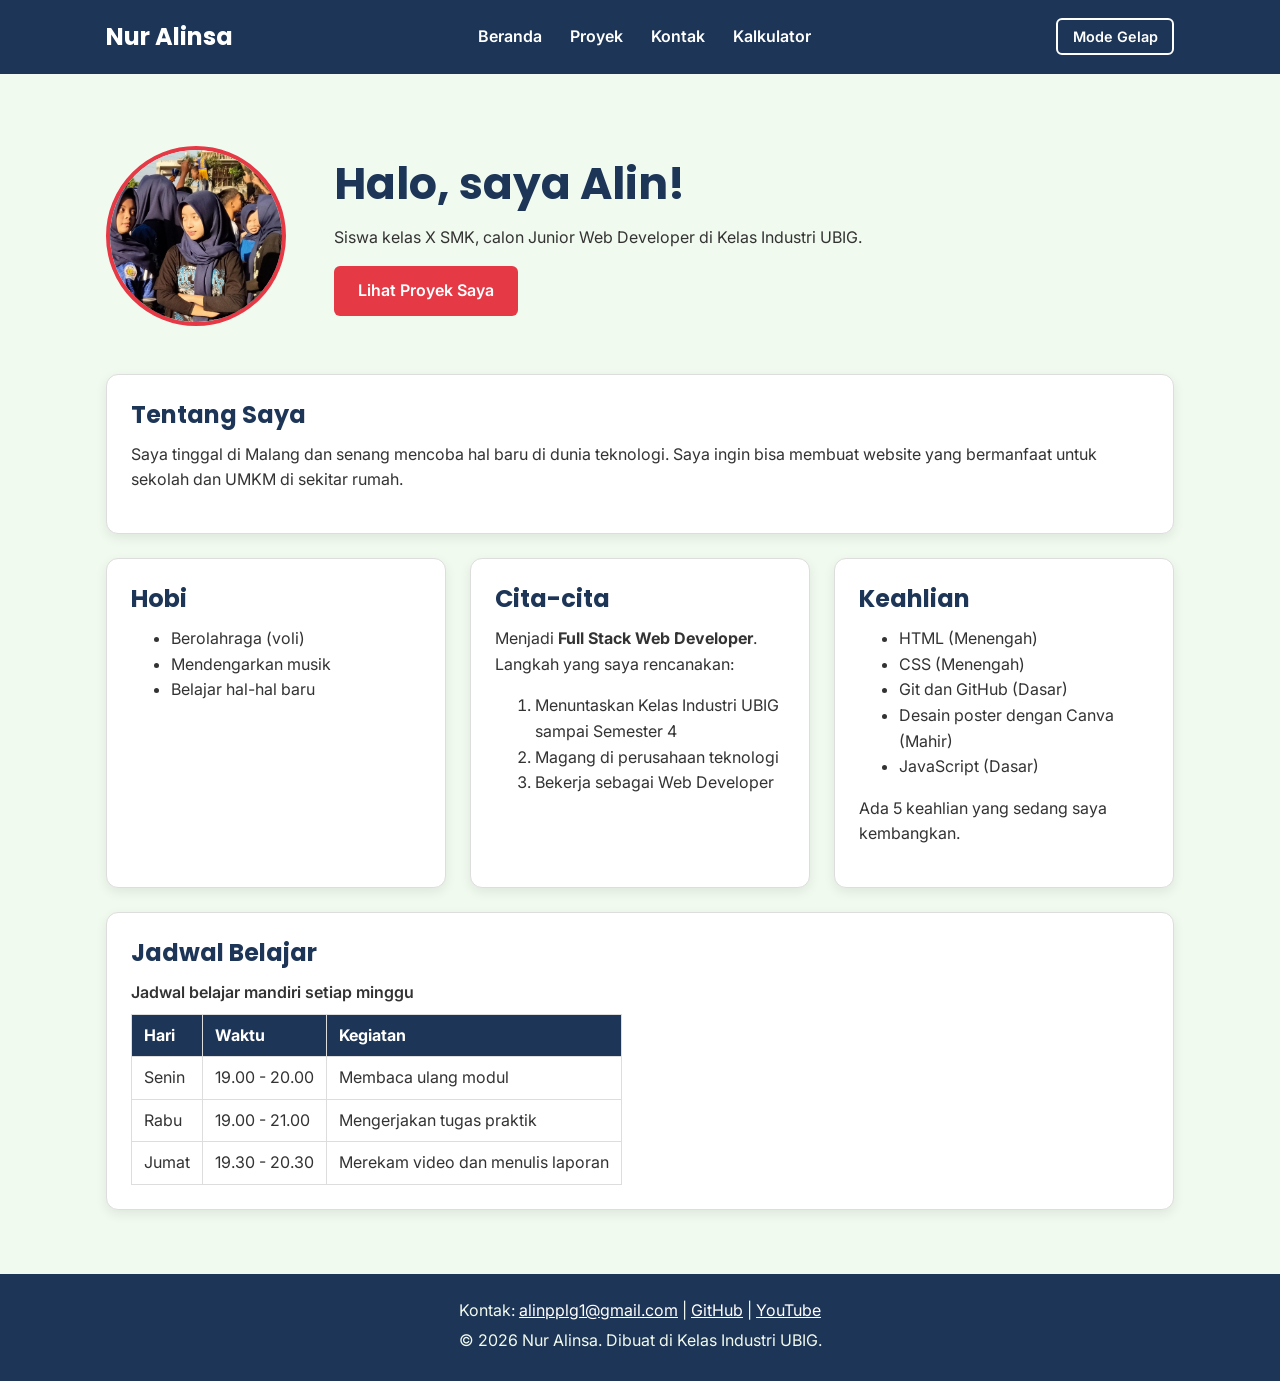
<file: index.html>
<!DOCTYPE html>
<html lang="id">

<head>
  <meta charset="UTF-8">
  <meta name="viewport" content="width=device-width, initial-scale=1.0">
  <title>Nur Alinsa | Beranda</title>
  <link rel="icon" href="img/foto-profil.png">
  <link rel="preconnect" href="https://fonts.googleapis.com">
  <link rel="preconnect" href="https://fonts.gstatic.com" crossorigin>
  <link href="https://fonts.googleapis.com/css2?family=Inter:wght@400;600&family=Poppins:wght@600;700&display=swap"
    rel="stylesheet">
  <link rel="stylesheet" href="css/style.css">
  <script src="js/main.js" defer></script>
  <script src="js/logika.js" defer></script>
</head>

<body>
  <header>
    <div class="container navbar">
      <h1>Nur Alinsa</h1>
      <nav class="menu-laptop">
        <ul>
          <li><a href="index.html">Beranda</a></li>
          <li><a href="proyek.html">Proyek</a></li>
          <li><a href="kontak.html">Kontak</a></li>
          <li><a href="kalkulator.html">Kalkulator</a></li>
        </ul>
      </nav>
      <button type="button" id="tombol-tema" class="tombol-tema">Mode Gelap</button>
      <!-- Tantangan: menu ponsel yang bisa dibuka-tutup -->
      <details class="menu-ponsel">
        <summary>Menu</summary>
        <nav>
          <ul>
            <li><a href="index.html">Beranda</a></li>
            <li><a href="proyek.html">Proyek</a></li>
            <li><a href="kontak.html">Kontak</a></li>
            <li><a href="kalkulator.html">Kalkulator</a></li>
          </ul>
        </nav>
      </details>
    </div>
  </header>

  <main>
    <div class="container">
      <section class="hero">
        <img src="img/foto-profil.jpeg" alt="Foto profil Nur Alinsa" class="foto-profil" width="180" height="180">
        <div>
          <h2>Halo, saya Alin!</h2>
          <p>Siswa kelas X SMK, calon Junior Web Developer di Kelas Industri UBIG.</p>
          <a href="proyek.html" class="tombol">Lihat Proyek Saya</a>
        </div>
      </section>

      <section class="kartu">
        <h2>Tentang Saya</h2>
        <p>Saya tinggal di Malang dan senang mencoba hal baru di dunia teknologi. Saya ingin bisa membuat website yang
          bermanfaat untuk sekolah dan UMKM di sekitar rumah.</p>
      </section>

      <div class="daftar-kartu">
        <section class="kartu">
          <h2>Hobi</h2>
          <ul>
            <li>Berolahraga (voli)</li>
            <li>Mendengarkan musik</li>
            <li>Belajar hal-hal baru</li>
          </ul>
        </section>

        <section class="kartu">
          <h2>Cita-cita</h2>
          <p>Menjadi <strong>Full Stack Web Developer</strong>. Langkah yang saya rencanakan:</p>
          <ol>
            <li>Menuntaskan Kelas Industri UBIG sampai Semester 4</li>
            <li>Magang di perusahaan teknologi</li>
            <li>Bekerja sebagai Web Developer</li>
          </ol>
        </section>

        <section class="kartu">
          <h2>Keahlian</h2>
          <ul id="daftar-skill"></ul>
          <p id="jumlah-skill"></p>
        </section>
      </div>

      <section class="kartu">
        <h2>Jadwal Belajar</h2>
        <table>
          <caption>Jadwal belajar mandiri setiap minggu</caption>
          <thead>
            <tr>
              <th>Hari</th>
              <th>Waktu</th>
              <th>Kegiatan</th>
            </tr>
          </thead>
          <tbody>
            <tr>
              <td>Senin</td>
              <td>19.00 - 20.00</td>
              <td>Membaca ulang modul</td>
            </tr>
            <tr>
              <td>Rabu</td>
              <td>19.00 - 21.00</td>
              <td>Mengerjakan tugas praktik</td>
            </tr>
            <tr>
              <td>Jumat</td>
              <td>19.30 - 20.30</td>
              <td>Merekam video dan menulis laporan</td>
            </tr>
          </tbody>
        </table>
      </section>
    </div>
  </main>



  <footer>
    <p>Kontak: <a href="mailto:alinpplg1@gmail.com">alinpplg1@gmail.com</a> |
      <a href="https://github.com/alinpplg1-cod" target="_blank">GitHub</a> |
      <a href="https://youtube.com/@alinn-5lyne?si=zKAvSJ5dk6sBSDVL" target="_blank">YouTube</a>
    </p>
    <p>&copy; 2026 Nur Alinsa. Dibuat di Kelas Industri UBIG.</p>
  </footer>
</body>

</html>
</file>
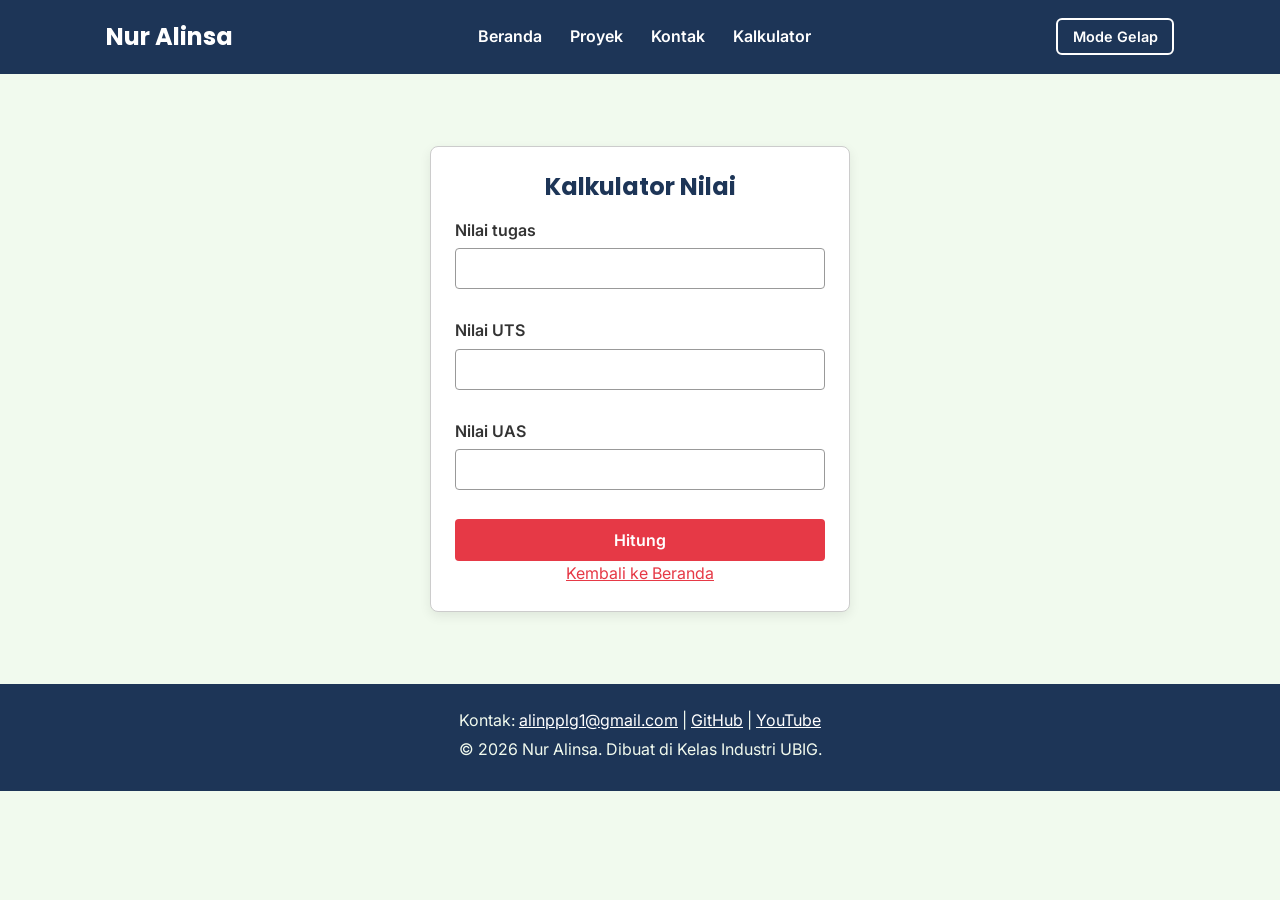
<file: kalkulator.html>
<!DOCTYPE html>
<html lang="id">

<head>
  <meta charset="UTF-8">
  <meta name="viewport" content="width=device-width, initial-scale=1.0">
  <title>Nur Alinsa | Kalkulator Nilai</title>
  <link rel="icon" href="img/foto-profil.png">
  <link rel="preconnect" href="https://fonts.googleapis.com">
  <link rel="preconnect" href="https://fonts.gstatic.com" crossorigin>
  <link href="https://fonts.googleapis.com/css2?family=Inter:wght@400;600&family=Poppins:wght@600;700&display=swap"
    rel="stylesheet">
  <link rel="stylesheet" href="css/style.css">
  <link rel="stylesheet" href="css/kalkulator.css">
  <script src="js/main.js" defer></script>
  <script src="js/kalkulator.js" defer></script>
</head>

<body>
  <header>
    <div class="container navbar">
      <h1>Nur Alinsa</h1>
      <nav class="menu-laptop">
        <ul>
          <li><a href="index.html">Beranda</a></li>
          <li><a href="proyek.html">Proyek</a></li>
          <li><a href="kontak.html">Kontak</a></li>
          <li><a href="kalkulator.html">Kalkulator</a></li>
        </ul>
      </nav>
      <button type="button" id="tombol-tema" class="tombol-tema">Mode Gelap</button>
      <details class="menu-ponsel">
        <summary>Menu</summary>
        <nav>
          <ul>
            <li><a href="index.html">Beranda</a></li>
            <li><a href="proyek.html">Proyek</a></li>
            <li><a href="kontak.html">Kontak</a></li>
            <li><a href="kalkulator.html">Kalkulator</a></li>
          </ul>
        </nav>
      </details>
    </div>
  </header>

  <main>
    <div class="container">
      <section class="kartu">
        <h2>Kalkulator Nilai</h2>
        <p>
          <label for="tugas">Nilai tugas</label><br>
          <input type="number" id="tugas">
        </p>
        <p>
          <label for="uts">Nilai UTS</label><br>
          <input type="number" id="uts">
        </p>
        <p>
          <label for="uas">Nilai UAS</label><br>
          <input type="number" id="uas">
        </p>
        <button id="tombol">Hitung</button>
        <p id="hasil"></p>
        <p><a href="index.html">Kembali ke Beranda</a></p>
      </section>
    </div>
  </main>

  <footer>
    <p>Kontak: <a href="mailto:alinpplg1@gmail.com">alinpplg1@gmail.com</a> |
      <a href="https://github.com/alinpplg1-cod" target="_blank">GitHub</a> |
      <a href="https://youtube.com/@alinn-5lyne?si=zKAvSJ5dk6sBSDVL" target="_blank">YouTube</a>
    </p>
    <p>&copy; 2026 Nur Alinsa. Dibuat di Kelas Industri UBIG.</p>
  </footer>
</body>

</html>
</file>
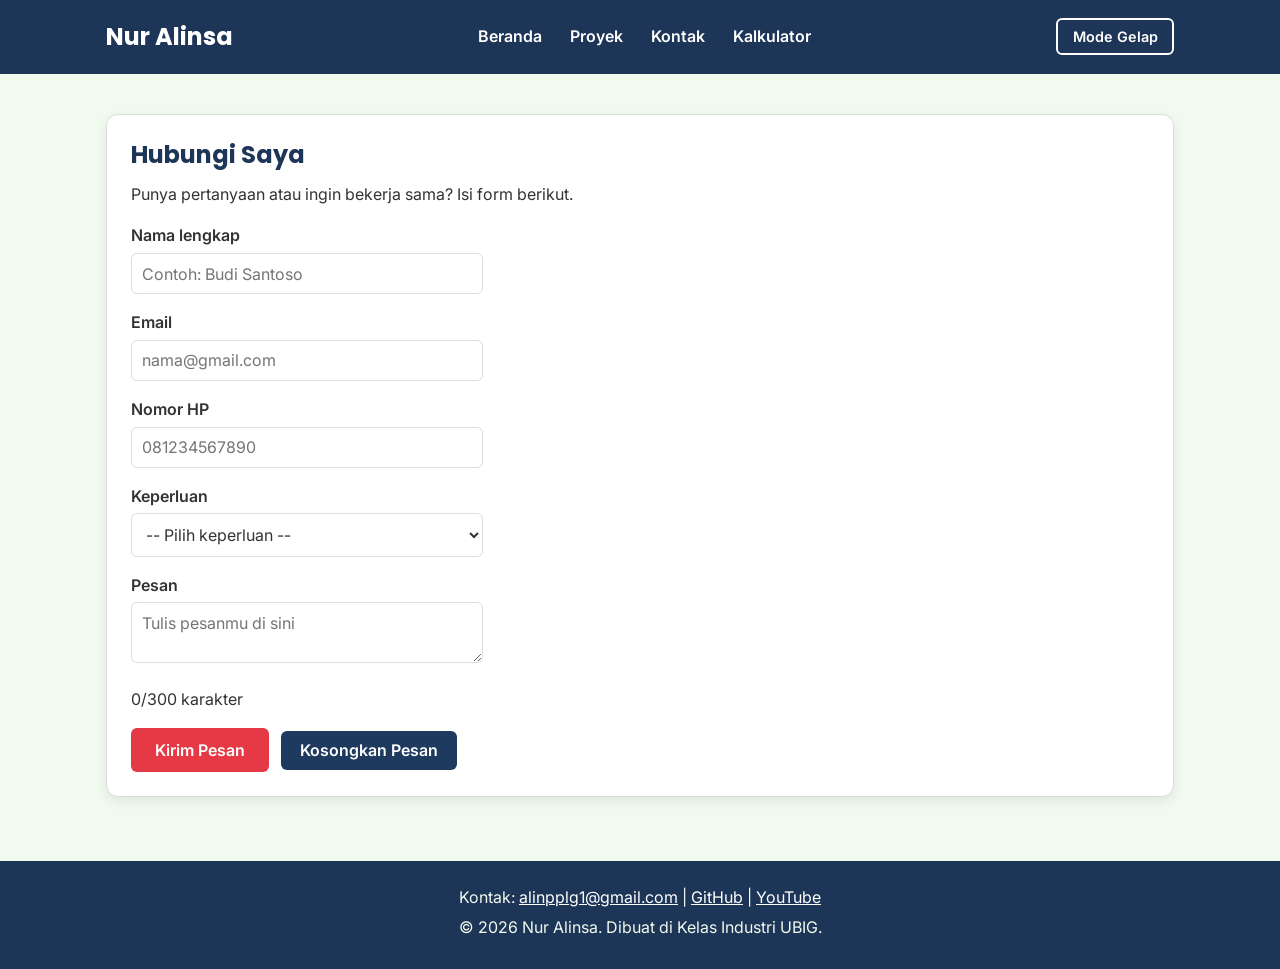
<file: kontak.html>
<!DOCTYPE html>
<html lang="id">

<head>
  <meta charset="UTF-8">
  <meta name="viewport" content="width=device-width, initial-scale=1.0">
  <title>Nur Alinsa | Kontak</title>
  <link rel="icon" href="img/foto-profil.png">
  <link rel="preconnect" href="https://fonts.googleapis.com">
  <link rel="preconnect" href="https://fonts.gstatic.com" crossorigin>
  <link href="https://fonts.googleapis.com/css2?family=Inter:wght@400;600&family=Poppins:wght@600;700&display=swap"
    rel="stylesheet">
  <link rel="stylesheet" href="css/style.css">
  <script src="js/main.js" defer></script>
</head>

<body>
  <header>
    <div class="container navbar">
      <h1>Nur Alinsa</h1>
      <nav class="menu-laptop">
        <ul>
          <li><a href="index.html">Beranda</a></li>
          <li><a href="proyek.html">Proyek</a></li>
          <li><a href="kontak.html">Kontak</a></li>
          <li><a href="kalkulator.html">Kalkulator</a></li>
        </ul>
      </nav>
      <button type="button" id="tombol-tema" class="tombol-tema">Mode Gelap</button>
      <!-- Tantangan: menu ponsel yang bisa dibuka-tutup -->
      <details class="menu-ponsel">
        <summary>Menu</summary>
        <nav>
          <ul>
            <li><a href="index.html">Beranda</a></li>
            <li><a href="proyek.html">Proyek</a></li>
            <li><a href="kontak.html">Kontak</a></li>
            <li><a href="kalkulator.html">Kalkulator</a></li>
          </ul>
        </nav>
      </details>
    </div>
  </header>

  <main>
    <div class="container">
      <section class="kartu">
        <h2>Hubungi Saya</h2>
        <p>Punya pertanyaan atau ingin bekerja sama? Isi form berikut.</p>

        <form>
          <p>
            <label for="nama">Nama lengkap</label><br>
            <input type="text" id="nama" name="nama" placeholder="Contoh: Budi Santoso" required>
          </p>
          <p>
            <label for="email">Email</label><br>
            <input type="email" id="email" name="email" placeholder="nama@gmail.com" required>
          </p>
          <p>
            <label for="hp">Nomor HP</label><br>
            <input type="tel" id="hp" name="hp" placeholder="081234567890" required>
          </p>
          <p>
            <label for="keperluan">Keperluan</label><br>
            <select id="keperluan" name="keperluan" required>
              <option value="">-- Pilih keperluan --</option>
              <option value="bertanya">Bertanya</option>
              <option value="kerja-sama">Kerja sama proyek</option>
              <option value="lainnya">Lainnya</option>
            </select>
          </p>
          <p>
            <label for="pesan">Pesan</label><br>
            <textarea id="pesan" name="pesan" maxlength="300" placeholder="Tulis pesanmu di sini"></textarea>
          </p>

          <p id="penghitung">0/300 karakter</p>

          <div class="baris-tombol">
            <button type="submit" id="tombol-kirim">Kirim Pesan</button>
            <button type="button" id="tombol-kosongkan">Kosongkan Pesan</button>
          </div>

        </form>
      </section>
    </div>
  </main>

  <footer>
    <p>Kontak: <a href="mailto:alinpplg1@gmail.com">alinpplg1@gmail.com</a> |
      <a href="https://github.com/alinpplg1-cod" target="_blank">GitHub</a> |
      <a href="https://youtube.com/@alinn-5lyne?si=zKAvSJ5dk6sBSDVL" target="_blank">YouTube</a>
    </p>
    <p>&copy; 2026 Nur Alinsa. Dibuat di Kelas Industri UBIG.</p>
  </footer>
</body>

</html>
</file>
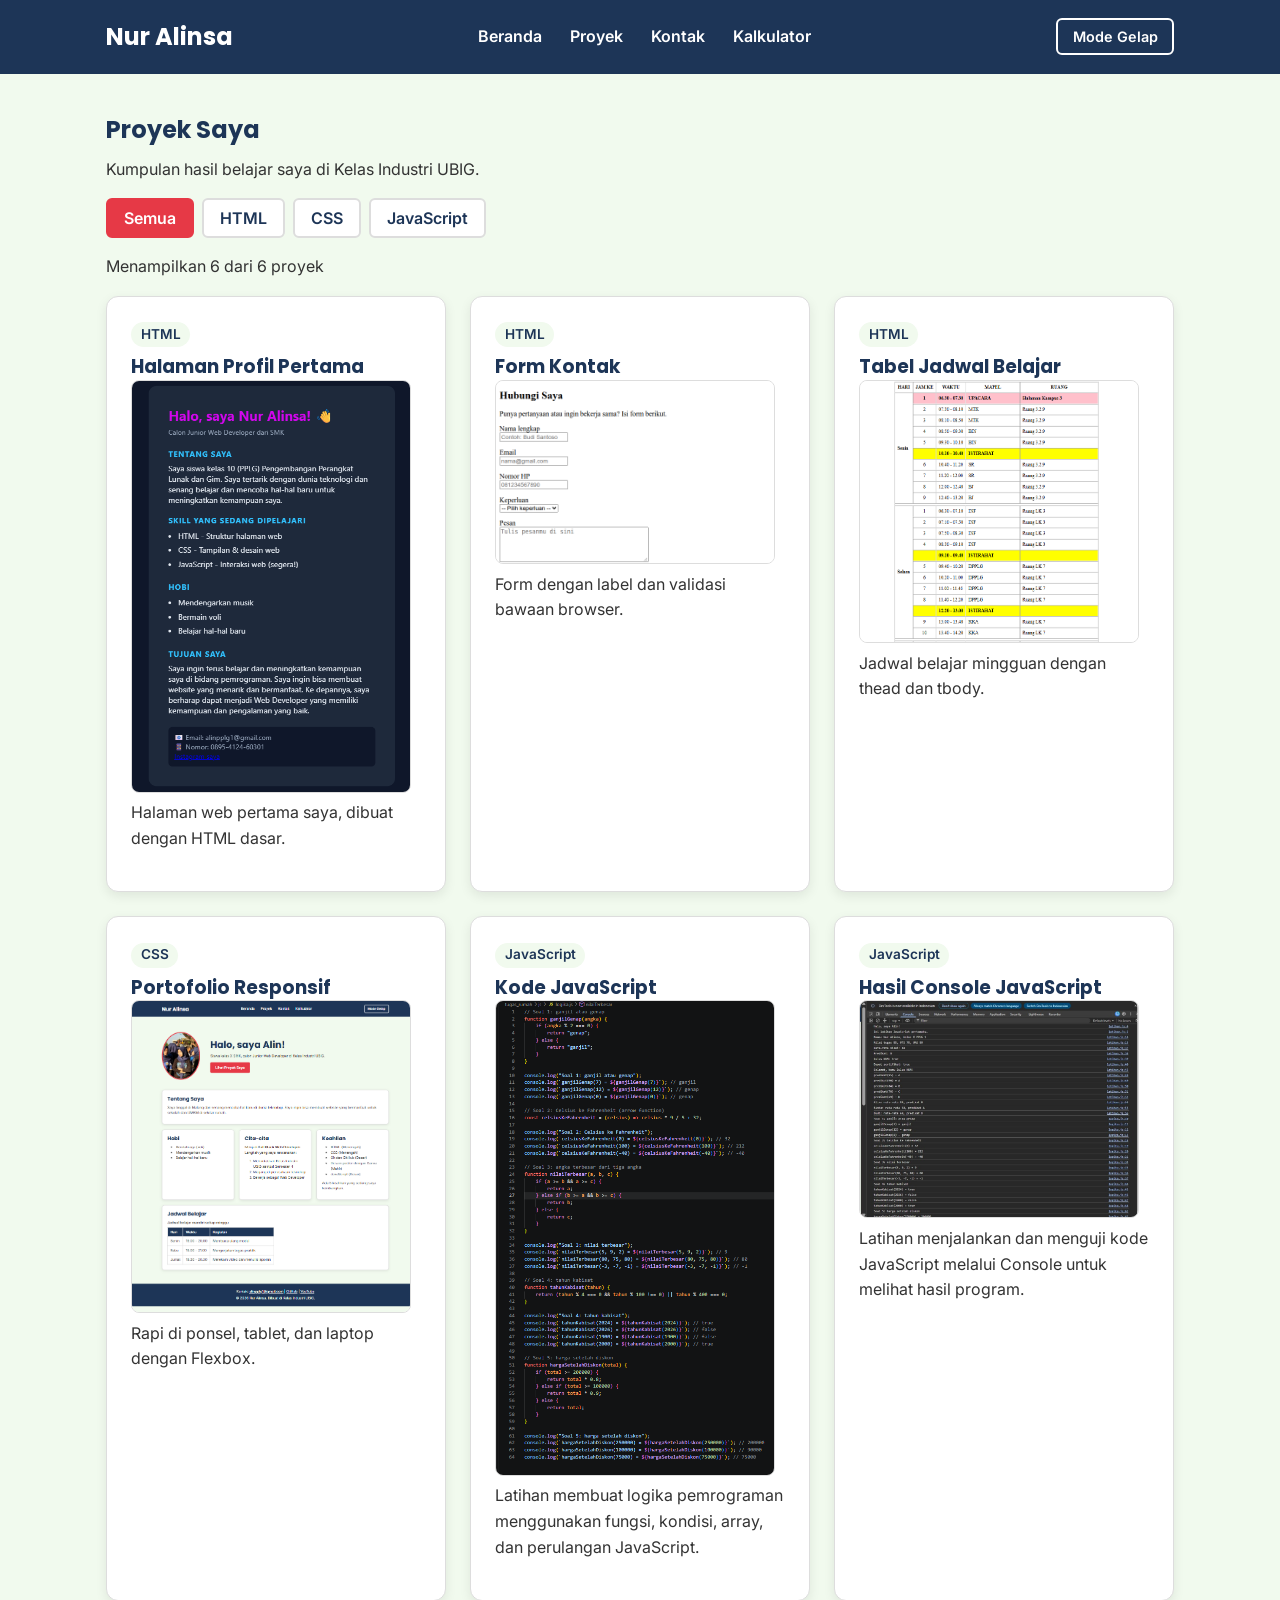
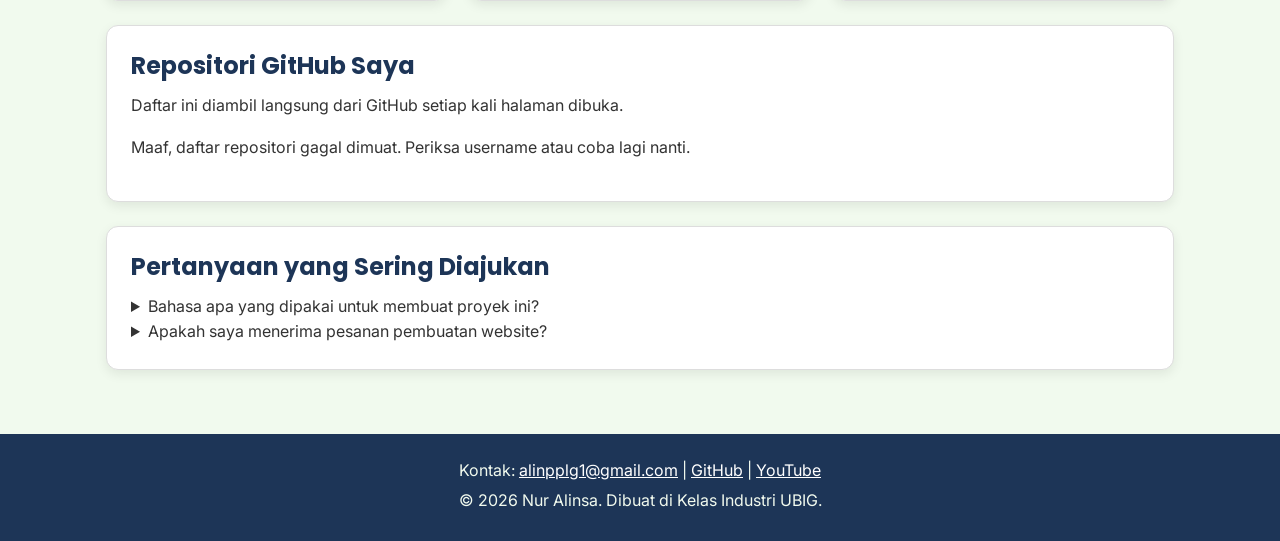
<file: proyek.html>
<!DOCTYPE html>
<html lang="id">

<head>
  <meta charset="UTF-8">
  <meta name="viewport" content="width=device-width, initial-scale=1.0">
  <title>Nur Alinsa | Proyek</title>
  <link rel="icon" href="img/foto-profil.png">
  <link rel="preconnect" href="https://fonts.googleapis.com">
  <link rel="preconnect" href="https://fonts.gstatic.com" crossorigin>
  <link href="https://fonts.googleapis.com/css2?family=Inter:wght@400;600&family=Poppins:wght@600;700&display=swap"
    rel="stylesheet">
  <link rel="stylesheet" href="css/style.css">
  <script src="js/main.js" defer></script>
</head>

<body>
  <header>
    <div class="container navbar">
      <h1>Nur Alinsa</h1>
      <nav class="menu-laptop">
        <ul>
          <li><a href="index.html">Beranda</a></li>
          <li><a href="proyek.html">Proyek</a></li>
          <li><a href="kontak.html">Kontak</a></li>
          <li><a href="kalkulator.html">Kalkulator</a></li>
        </ul>
      </nav>
      <button type="button" id="tombol-tema" class="tombol-tema">Mode Gelap</button>
      <!-- Tantangan: menu ponsel yang bisa dibuka-tutup -->
      <details class="menu-ponsel">
        <summary>Menu</summary>
        <nav>
          <ul>
            <li><a href="index.html">Beranda</a></li>
            <li><a href="proyek.html">Proyek</a></li>
            <li><a href="kontak.html">Kontak</a></li>
            <li><a href="kalkulator.html">Kalkulator</a></li>
          </ul>
        </nav>
      </details>
    </div>
  </header>

  <main>
    <div class="container">
      <section>
        <h2>Proyek Saya</h2>
        <p>Kumpulan hasil belajar saya di Kelas Industri UBIG.</p>

        <div class="filter">
          <button type="button" class="tombol-filter aktif" id="filter-semua">Semua</button>
          <button type="button" class="tombol-filter" id="filter-html">HTML</button>
          <button type="button" class="tombol-filter" id="filter-css">CSS</button>
          <button type="button" class="tombol-filter" id="filter-javascript">JavaScript</button>
        </div>
        <p id="jumlah-proyek"></p>
        <div class="daftar-kartu" id="daftar-proyek"></div>
      </section>
      <section class="kartu">
        <h2>Repositori GitHub Saya</h2>
        <p>Daftar ini diambil langsung dari GitHub setiap kali halaman dibuka.</p>
        <p id="status-repo"></p>
        <ul id="daftar-repo"></ul>
      </section>
      <!-- FAQ dengan details dan summary -->
      <section class="kartu">
        <h2>Pertanyaan yang Sering Diajukan</h2>
        <details>
          <summary>Bahasa apa yang dipakai untuk membuat proyek ini?</summary>
          <p>Proyek di halaman ini dibuat dengan HTML, CSS, dan JavaScript. Pilih tombol kategori di atas untuk melihat
            proyek per bahasa.</p>
        </details>
        <details>
          <summary>Apakah saya menerima pesanan pembuatan website?</summary>
          <p>Belum, saya masih belajar. Namun kamu tetap boleh menghubungi saya melalui halaman Kontak.</p>
        </details>
      </section>
    </div>
  </main>

  <footer>
    <p>Kontak: <a href="mailto:alinpplg1@gmail.com">alinpplg1@gmail.com</a> |
      <a href="https://github.com/alinpplg1-cod" target="_blank">GitHub</a> |
      <a href="https://youtube.com/@alinn-5lyne?si=zKAvSJ5dk6sBSDVL" target="_blank">YouTube</a>
    </p>
    <p>&copy; 2026 Nur Alinsa. Dibuat di Kelas Industri UBIG.</p>
  </footer>
</body>

</html>
</file>
<file: css/style.css>
/* Gaya portofolio Nur Alinsa
   Palet: #1D3557 (utama), #E63946 (aksen), #F1FAEE (latar)
   Huruf: Poppins (judul), Inter (isi)
   Tata letak: mobile first, titik ubah 768px (tablet) dan 1024px (laptop) */

/* 1. Reset */
* {
  box-sizing: border-box;
  margin: 0;
}

img {
  max-width: 100%;
  height: auto;
}

/* 2. Dasar halaman: warna dan huruf */
:root {
  --warna-utama: #1D3557;
  --warna-judul: #1D3557;
  --warna-aksen: #E63946;
  --warna-tautan: #E63946;
  --warna-latar: #F1FAEE;
  --warna-teks: #333333;
  --warna-kartu: #FFFFFF;
  --warna-garis: #DDDDDD;
}

body {
  font-family: "Inter", Arial, sans-serif;
  font-size: 1rem;
  line-height: 1.6;
  color: var(--warna-teks);
  background-color: var(--warna-latar);
}

h1, h2, h3 {
  font-family: "Poppins", Arial, sans-serif;
  color: var(--warna-judul);
  line-height: 1.3;
}

h2 {
  margin-bottom: 0.75rem;
}

p, ul, ol {
  margin-bottom: 1rem;
}

a {
  color: var(--warna-tautan);
}

/* 3. Wadah, header, dan menu */
.container {
  max-width: 1100px;
  margin: 0 auto;
  padding: 0 1rem;
}

header {
  background-color: var(--warna-utama);
  color: #FFFFFF;
  padding: 1rem 0;
}

header h1 {
  color: #FFFFFF;
  font-size: 1.5rem;
}

.navbar {
  display: flex;
  flex-wrap: wrap;
  justify-content: space-between;
  align-items: center;
  gap: 0.5rem;
}

nav ul {
  display: flex;
  gap: 0.25rem;
  padding: 0;
  margin: 0;
  list-style: none;
}

nav a {
  display: inline-block;
  padding: 0.5rem 0.75rem;
  border-radius: 6px;
  color: #FFFFFF;
  font-weight: 600;
  text-decoration: none;
}

/* Tantangan: menu ponsel buka-tutup dengan details */
.menu-laptop {
  display: none;
}

.menu-ponsel summary {
  padding: 0.5rem 0.75rem;
  border: 1px solid #FFFFFF;
  border-radius: 6px;
  font-weight: 600;
  cursor: pointer;
}

.menu-ponsel ul {
  flex-direction: column;
  margin-top: 0.5rem;
}

/* 4. Isi utama, hero, dan kartu */
main {
  padding: 1.5rem 0;
}

.hero {
  display: flex;
  flex-direction: column;
  align-items: center;
  gap: 1.5rem;
  padding: 1rem 0 2rem;
  text-align: center;
}

.hero img {
  border: 4px solid var(--warna-aksen);
  border-radius: 50%;
}

.hero h2 {
  font-size: 2rem;
}

.tombol {
  display: inline-block;
  padding: 0.75rem 1.5rem;
  border-radius: 6px;
  background-color: var(--warna-aksen);
  color: #FFFFFF;
  font-weight: 600;
  text-decoration: none;
}

.kartu {
  background-color: var(--warna-kartu);
  padding: 1rem;
  margin-bottom: 1.5rem;
  border: 1px solid var(--warna-garis);
  border-radius: 12px;
  box-shadow: 0 4px 12px rgba(0, 0, 0, 0.08);
}

.daftar-kartu {
  display: flex;
  flex-wrap: wrap;
  gap: 1.5rem;
  margin-bottom: 1.5rem;
}

.daftar-kartu .kartu {
  flex: 1 1 280px;
  margin-bottom: 0;
}

article img {
  border-radius: 8px;
  border: 1px solid var(--warna-garis);
}

/* 5. Tabel */
table {
  border-collapse: collapse;
}

caption {
  font-weight: 600;
  text-align: left;
  margin-bottom: 0.5rem;
}

th, td {
  border: 1px solid var(--warna-garis);
  padding: 0.5rem 0.75rem;
  text-align: left;
}

th {
  background-color: var(--warna-utama);
  color: #FFFFFF;
}

/* 6. Form */
label {
  font-weight: 600;
}
.keterangan {
  font-size: 0.875rem;
}

input, select, textarea {
  width: 100%;
  max-width: 22rem;
  padding: 0.6rem;
  margin-top: 0.25rem;
  border: 1px solid var(--warna-garis);
  border-radius: 6px;
  font-family: inherit;
  font-size: 1rem;
  background-color: var(--warna-kartu);
  color: var(--warna-teks);
}

button {
  padding: 0.75rem 1.5rem;
  border: none;
  border-radius: 6px;
  background-color: var(--warna-aksen);
  color: #FFFFFF;
  font-family: inherit;
  font-size: 1rem;
  font-weight: 600;
  cursor: pointer;
}

/* 7. Footer */
footer {
  background-color: var(--warna-utama);
  color: #F1FAEE;
  text-align: center;
  padding: 1.5rem;
}

footer p {
  margin-bottom: 0.25rem;
}

footer a {
  color: #FFFFFF;
}

/* 8. Tablet: lebar layar 768px ke atas */
@media (min-width: 768px) {
  .menu-laptop {
    display: block;
  }

  .menu-ponsel {
    display: none;
  }

  .hero {
    flex-direction: row;
    padding: 2rem 0 3rem;
    text-align: left;
  }

  .kartu {
    padding: 1.5rem;
  }
}

/* 9. Laptop: lebar layar 1024px ke atas */
@media (min-width: 1024px) {
  main {
    padding: 2.5rem 0;
  }

  .hero {
    gap: 3rem;
  }

  .hero h2 {
    font-size: 2.75rem;
  }
}
/* 10. Tombol tema, filter, dan label kategori */
.tombol-tema {
  padding: 0.5rem 0.9rem;
  border: 2px solid #FFFFFF;
  background-color: transparent;
  font-size: 0.9rem;
}
.filter {
  display: flex;
  flex-wrap: wrap;
  gap: 0.5rem;
  margin-bottom: 1rem;
}

.tombol-filter {
  padding: 0.5rem 1rem;
  border: 2px solid var(--warna-garis);
  background-color: var(--warna-kartu);
  color: var(--warna-judul);
}

.tombol-filter.aktif {
  background-color: var(--warna-aksen);
  border-color: var(--warna-aksen);
  color: #FFFFFF;
}

.label {
  display: inline-block;
  padding: 0.1rem 0.6rem;
  margin-bottom: 0.5rem;
  border-radius: 999px;
  background-color: var(--warna-latar);
  color: var(--warna-judul);
  font-size: 0.85rem;
  font-weight: 600;
}
/* 10. Tombol tema, filter, dan label kategori */
body.gelap {
  --warna-utama: #0B1526;
  --warna-judul: #A8DADC;
  --warna-tautan: #FF8A8A;
  --warna-latar: #121A24;
  --warna-teks: #E3E8EE;
  --warna-kartu: #1C2836;
  --warna-garis: #34465A;
}
#Tombol-kosongkan {
  background-color: #1e3a5f;
}

button[type="submit"] {
  background-color: #e63946;
}
.foto-profil {
    width: 180px;
    height: 180px;
    border-radius: 50%;
    object-fit: cover;
}
#penghitung {
    margin: 0.5rem 0 1rem;
}

.baris-tombol {
    display: flex;
    flex-direction: row;
    align-items: center;
    gap: 0.75rem;
}

.baris-tombol button {
    width: auto;
    margin: 0;
}
#tombol-kosongkan {
    background-color: #1e3a5f;
    color: #fff;
    border: none;
    border-radius: 6px;
    padding: 0.6rem 1.2rem;
    font-weight: 600;
    cursor: pointer;
}

#tombol-kosongkan:hover {
    background-color: #16304f;
}
</file>
<file: css/kalkulator.css>
/* Kartu kalkulator */
main .kartu {
    max-width: 420px;
    margin: 2rem auto;
    padding: 1.5rem;
    border: 1px solid #ccc;
    border-radius: 8px;
}

main .kartu h2 {
    margin-bottom: 1rem;
    text-align: center;
}

/* Label dan kolom isian */
main .kartu label {
    font-weight: 600;
}

main .kartu input {
    width: 100%;
    max-width: 100%;
    margin: 0.3rem 0 0.8rem;
    padding: 0.6rem;
    border: 1px solid #999;
    border-radius: 4px;
}

/* Tombol Hitung */
#tombol {
    width: 100%;
    padding: 0.7rem;
    border-radius: 4px;
    cursor: pointer;
}

/* Kotak hasil (tersembunyi sebelum ada hasil) */
#hasil {
    margin-top: 1rem;
    padding: 0.8rem;
    border-left: 4px solid #999;
    text-align: center;
    font-weight: 600;
}

#hasil:empty {
    display: none;
}

/* Tautan kembali */
main .kartu>p:last-child {
    margin-bottom: 0;
    text-align: center;
}

main .kartu {
    max-width: 420px;
    margin: 2rem auto;
    padding: 1.5rem;
}

main .kartu h2 {
    margin-bottom: 1rem;
    text-align: center;
}

main .kartu input {
    width: 100%;
    max-width: 100%;
    margin: 0.3rem 0 0.8rem;
}

#tombol {
    width: 100%;
}

#hasil {
    margin-top: 1rem;
    padding: 0.8rem;
    border-left: 4px solid var(--warna-aksen);
    background-color: var(--warna-latar);
    text-align: center;
    font-weight: 600;
}

#hasil:empty {
    display: none;
}

main .kartu>p:last-child {
    margin-bottom: 0;
    text-align: center;
}
</file>
